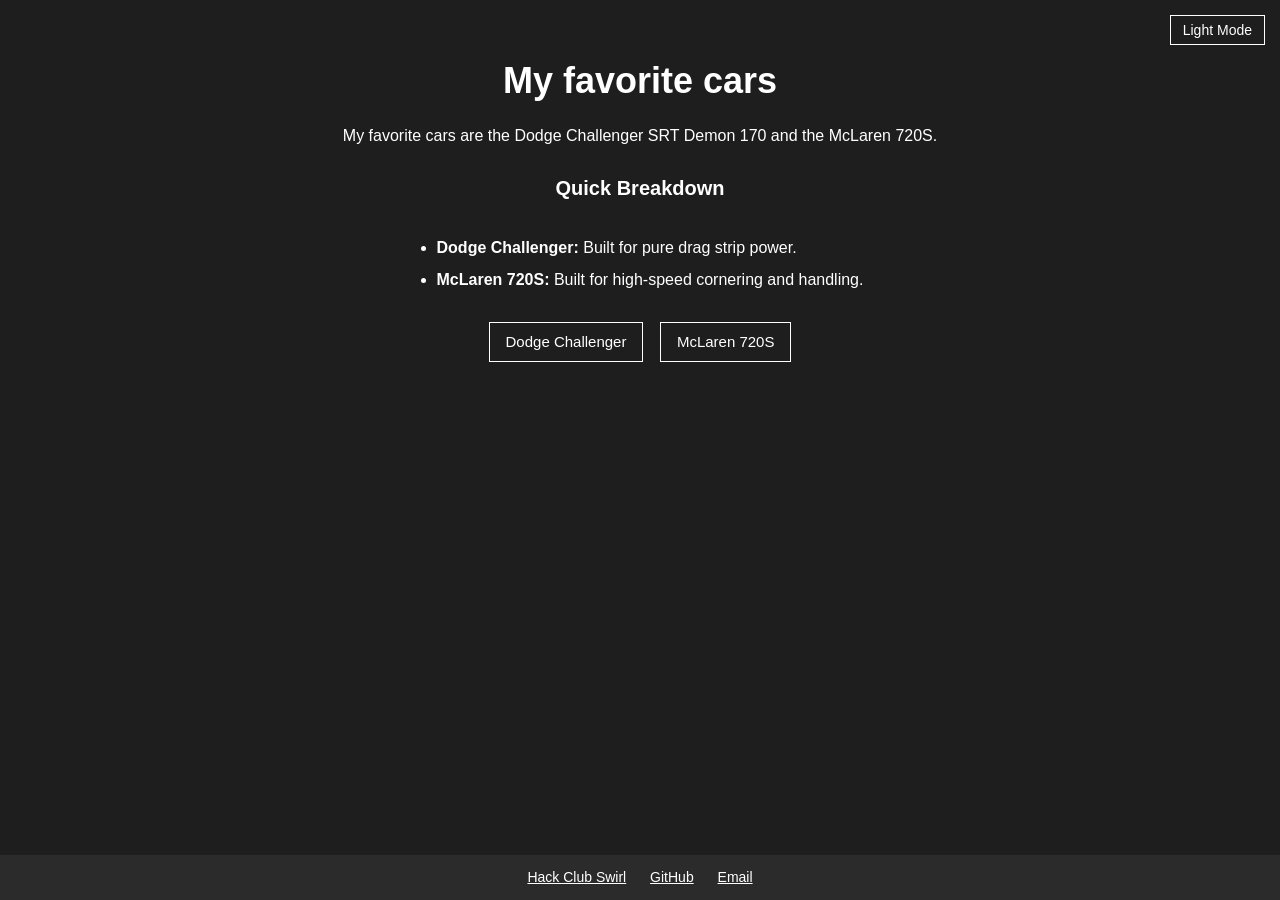
<file: index.html>
<!DOCTYPE html>
<html lang="en">
<head>
  <meta charset="utf-8">
  <meta name="description" content="Two cars. One garage. The Dodge Challenger SRT Demon 170 and the McLaren 720S.">
  <meta name="viewport" content="width=device-width, initial-scale=1">
  <title>My Garage</title>
  <link rel="stylesheet" href="style.css">
  <link rel="icon" href="car.png" type="image/x-icon">
 <script>
    (function() {
      const saved = localStorage.getItem('theme') || 'dark';
      document.documentElement.setAttribute('data-theme', saved);
    })();
  </script>
</head>
<body>
  <button id="themeToggle" class="theme-toggle"> Dark Mode</button>
  <div class="container page">
    <div class="content">
      <h1>My favorite cars</h1>
      <p>My favorite cars are the Dodge Challenger SRT Demon 170 and the McLaren 720S.</p>
      <h2>Quick Breakdown</h2>
<ul>
  <li><strong>Dodge Challenger:</strong> Built for pure drag strip power.</li>
  <li><strong>McLaren 720S:</strong> Built for high-speed cornering and handling.</li>
</ul>
      <div class="button-group">
        <a href="dodge-challenger.html" class="car-button">Dodge Challenger</a>
        <a href="mclaren-720s.html" class="car-button">McLaren 720S</a>
      </div>
    </div>
  </div>
  <footer>
    <a href="https://swirl.hackclub.com/">Hack Club Swirl</a>
    <a href="https://github.com/pandreev67/swirl-hackclub">GitHub</a>
    <a href="mailto:Andreev.p@iss.ac.th">Email</a>
  </footer>
  <script src="script.js"></script>
</body>
</html>
</file>
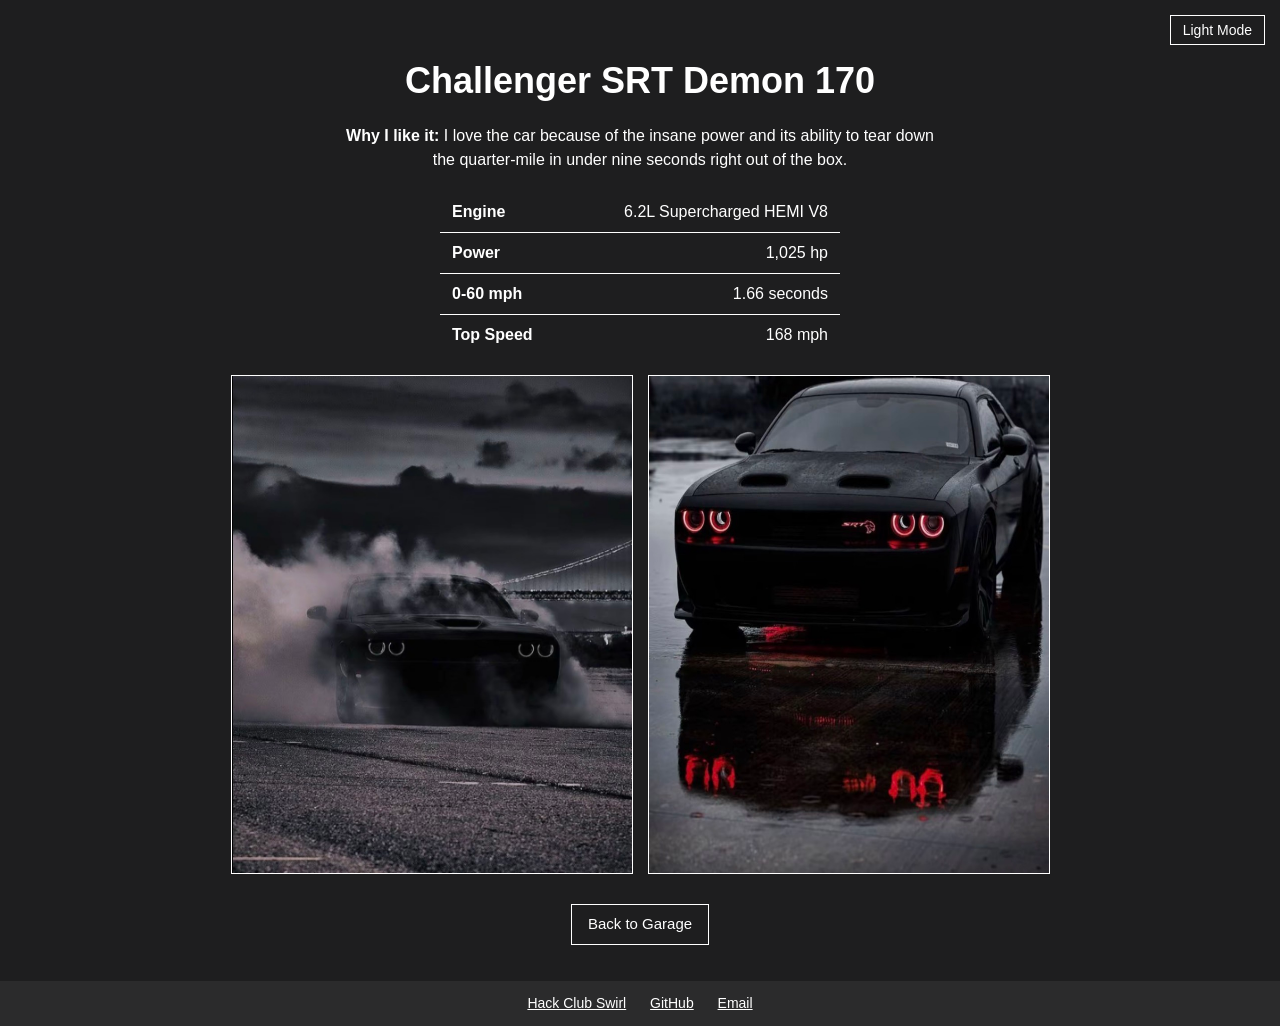
<file: dodge-challenger.html>
<!DOCTYPE html>
<html lang="en">
<head>
  <meta charset="utf-8">
  <meta name="description" content="Dodge Challenger SRT Demon 170 specs.">
  <meta name="viewport" content="width=device-width, initial-scale=1">
  <title>Dodge Challenger SRT Demon 170</title>
  <link rel="stylesheet" href="style.css">
  <link rel="icon" href="car.png" type="image/x-icon">
 <script>
    (function() {
      const saved = localStorage.getItem('theme') || 'dark';
      document.documentElement.setAttribute('data-theme', saved);
    })();
  </script>
</head>
<body>
  <button id="themeToggle" class="theme-toggle"> Dark Mode</button>

  <div class="container page">
    <div class="content">
      <h1>Challenger SRT Demon 170</h1>
      
      <p><strong>Why I like it:</strong> I love the car because of the insane power and its ability to tear down the quarter-mile in under nine seconds right out of the box.
      <table class="spec-table">
        <tr>
          <th>Engine</th>
          <td>6.2L Supercharged HEMI V8</td>
        </tr>
        <tr>
          <th>Power</th>
          <td>1,025 hp</td>
        </tr>
        <tr>
          <th>0-60 mph</th>
          <td>1.66 seconds</td>
        </tr>
        <tr>
          <th>Top Speed</th>
          <td>168 mph</td>
        </tr>
      </table>

      <div class="image-gallery">
        <img src="img/dodge-burnout.jpg" alt="Dodge Challenger burnout">
        <img src="img/dodge-rear.png" alt="Dodge Challenger rear view">
      </div>
      
      <br>
      <a href="index.html" class="car-button">Back to Garage</a>
    </div>
  </div>

  <footer>
    <a href="https://swirl.hackclub.com/">Hack Club Swirl</a>
    <a href="https://github.com/pandreev67/swirl-hackclub">GitHub</a>
    <a href="mailto:Andreev.p@iss.ac.th">Email</a>
  </footer>

  <script src="script.js"></script>
</body>
</html>
</file>
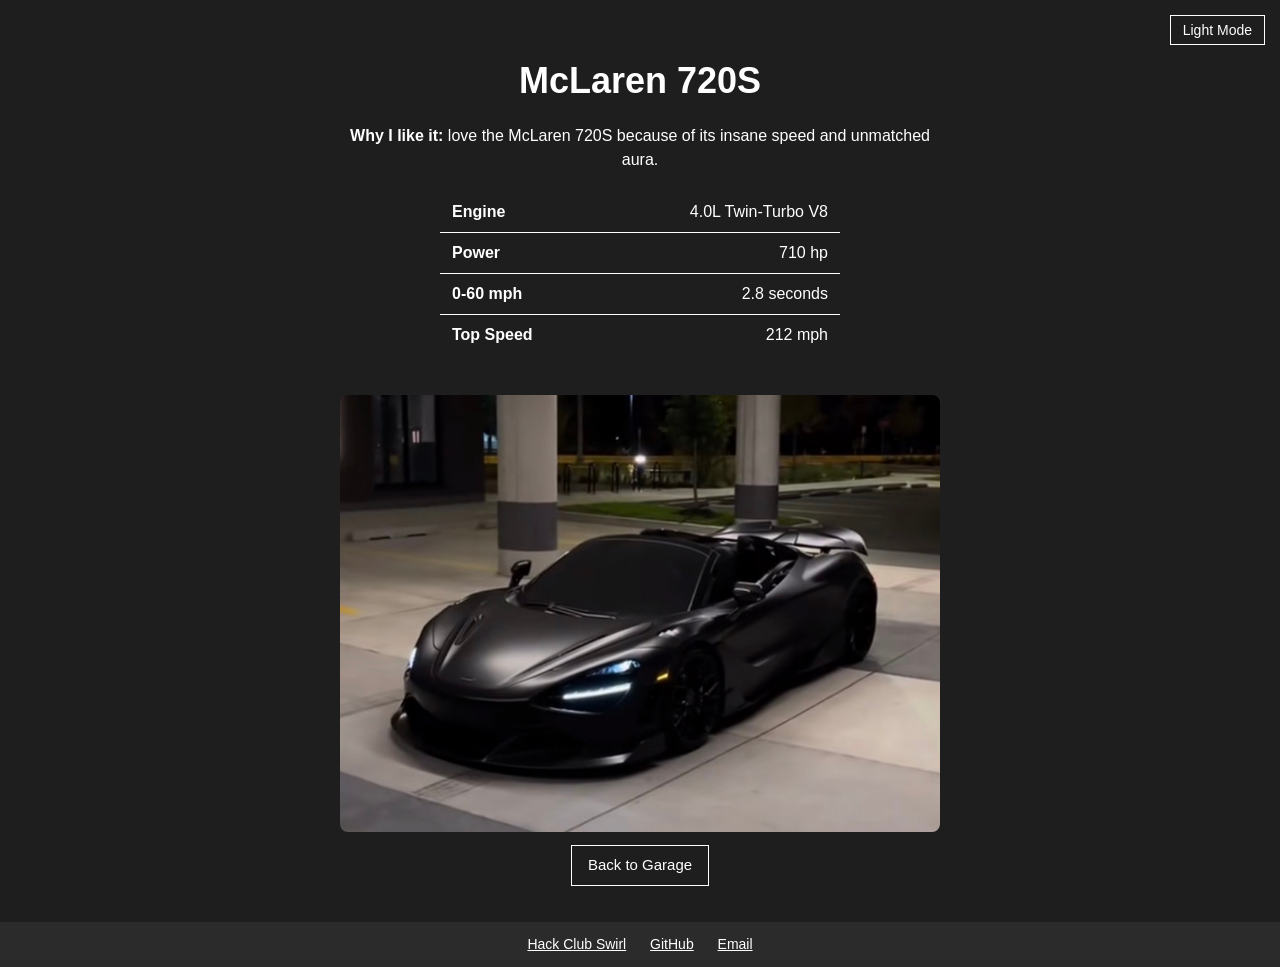
<file: mclaren-720s.html>
<!DOCTYPE html>
<html lang="en">
<head>
  <meta charset="utf-8">
  <meta name="description" content="McLaren 720S specs.">
  <meta name="viewport" content="width=device-width, initial-scale=1">
  <title>McLaren 720S</title>
  <link rel="stylesheet" href="style.css">
  <link rel="icon" href="car.png" type="image/x-icon">
 <script>
    (function() {
      const saved = localStorage.getItem('theme') || 'dark';
      document.documentElement.setAttribute('data-theme', saved);
    })();
  </script>
</head>
<body>
  <button id="themeToggle" class="theme-toggle"> Dark Mode</button>

  <div class="container page">
    <div class="content">
      <h1>McLaren 720S</h1>
      
      <p><strong>Why I like it:</strong>  love the McLaren 720S because of its insane speed and unmatched aura.</p>

      <table class="spec-table">
        <tr>
          <th>Engine</th>
          <td>4.0L Twin-Turbo V8</td>
        </tr>
        <tr>
          <th>Power</th>
          <td>710 hp</td>
        </tr>
        <tr>
          <th>0-60 mph</th>
          <td>2.8 seconds</td>
        </tr>
        <tr>
          <th>Top Speed</th>
          <td>212 mph</td>
        </tr>
      </table>

      <img src="img/mclaren-black.jpg" alt="McLaren 720S black" style="max-width: 100%; border-radius: 8px; margin-top: 20px;">
      
      <br>
      <a href="index.html" class="car-button">Back to Garage</a>
    </div>
  </div>

  <footer>
    <a href="https://swirl.hackclub.com/">Hack Club Swirl</a>
    <a href="https://github.com/pandreev67/swirl-hackclub">GitHub</a>
    <a href="mailto:Andreev.p@iss.ac.th">Email</a>
  </footer>

  <script src="script.js"></script>
</body>
</html>
</file>
<file: style.css>
:root {
  --bg-color: #1e1e1f;
  --text-color: #ffffff;
  --footer-bg: #2b2b2c;
  --border-color: #ffffff;
  --hover-bg: #ffffff;
  --hover-text: #1e1e1f;
}
[data-theme="light"] {
  --bg-color: #ffffff;
  --text-color: #111111;
  --footer-bg: #e5e5e5;
  --border-color: #111111;
  --hover-bg: #111111;
  --hover-text: #ffffff;
}
html { height: 100%; }
body {
  background-color: var(--bg-color);
  color: var(--text-color);
  font-family: Arial, sans-serif;
  font-size: 16px;
  line-height: 1.5;
  text-align: center;
  min-height: 100%;
  margin: 0;
  padding: 0;
  display: flex;
  flex-direction: column;
}
.page {
  flex: 1;
  max-width: 600px;
  margin: 30px auto;
  padding: 0 15px;
}
h1 {
  font-size: 36px;
  font-weight: bold;
  margin-bottom: 15px;
  color: var(--text-color);
}
h2 {
  font-size: 20px;
  font-weight: bold;
  margin-top: 25px;
  color: var(--text-color);
}
ul {
  text-align: left;
  display: inline-block;
  padding-left: 20px;
  list-style-type: disc;
}
li { margin-bottom: 8px; }
.spec-table {
  width: 100%;
  max-width: 400px;
  margin: 20px auto;
  border-collapse: collapse;
}
.spec-table tr { border-bottom: 1px solid var(--border-color); }
.spec-table th { text-align: left; padding: 8px 12px; font-weight: bold; }
.spec-table td { text-align: right; padding: 8px 12px; }
.spec-table tr:last-child { border-bottom: none; }
.image-gallery {
  display: flex;
  justify-content: center;
  gap: 15px;
  margin-top: 20px;
}
.image-gallery img {
  width: 100%;
  max-width: 400px;
  height: auto;
  border: 1px solid var(--border-color);
}
.car-button {
  display: inline-block;
  background-color: transparent;
  color: var(--text-color);
  text-decoration: none;
  border: 1px solid var(--border-color);
  padding: 8px 16px;
  margin: 6px;
  font-size: 15px;
  font-family: inherit;
  cursor: pointer;
  border-radius: 0;
}
.car-button:hover {
  background-color: var(--hover-bg);
  color: var(--hover-text);
}
.theme-toggle {
  position: fixed;
  top: 15px;
  right: 15px;
  background: transparent;
  color: var(--text-color);
  border: 1px solid var(--border-color);
  padding: 6px 12px;
  border-radius: 0;
  cursor: pointer;
  font-size: 14px;
  font-family: inherit;
  z-index: 1000;
}
.theme-toggle:hover {
  background-color: var(--hover-bg);
  color: var(--hover-text);
}
footer {
  font-size: 14px;
  background-color: var(--footer-bg);
  padding: 12px 0;
  text-align: center;
}
footer a {
  color: var(--text-color);
  text-decoration: underline;
  padding: 0 10px;
}
footer a:hover {
  color: var(--text-color);
}
</file>
